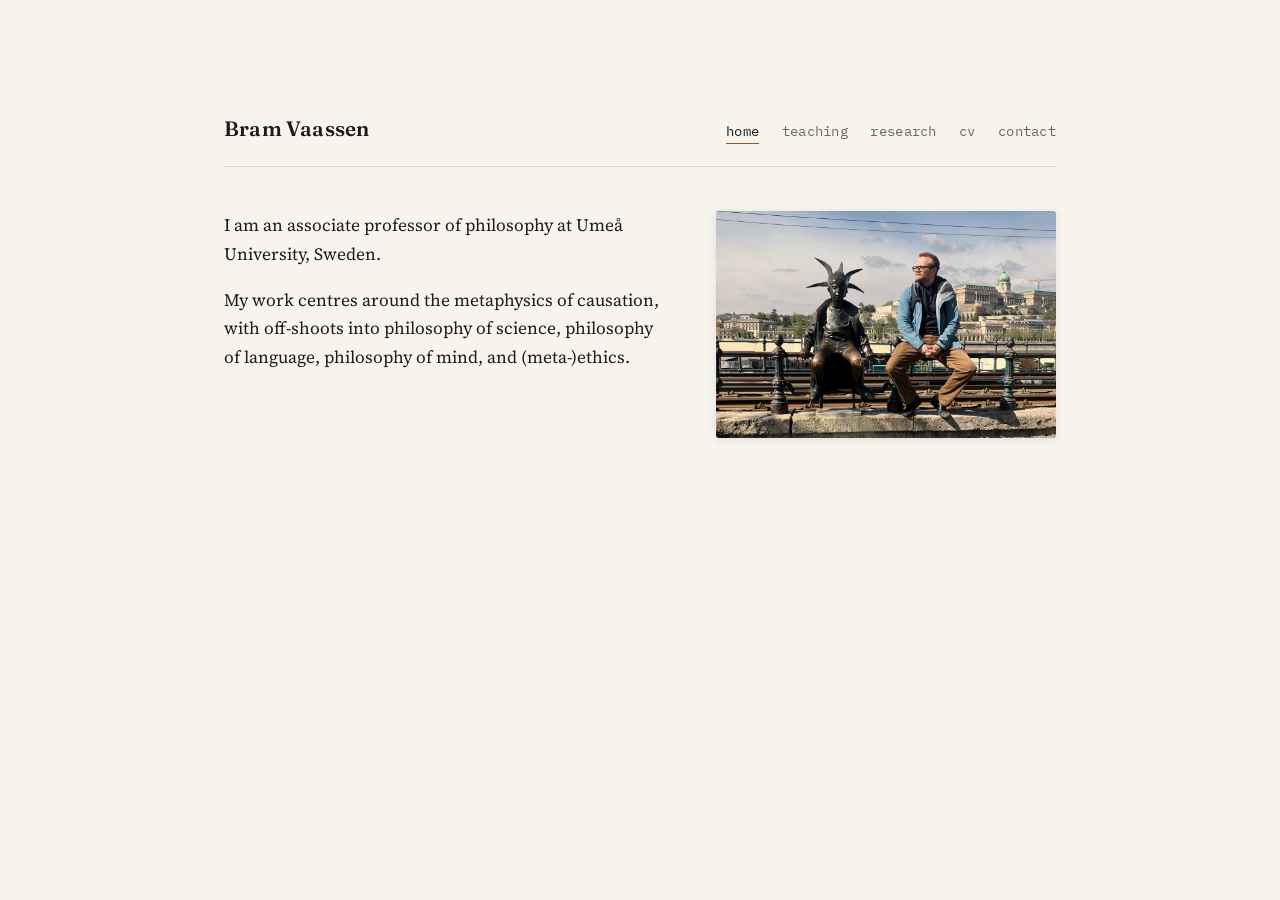
<file: index.html>
<!DOCTYPE html>
<html lang="en">
<head>
<meta charset="UTF-8">
<meta name="viewport" content="width=device-width, initial-scale=1">
<title>Bram Vaassen</title>
<meta name="description" content="Bram Vaassen, philosophy researcher at Umeå University, working on causation, explanation, and the philosophy of AI.">
<link rel="stylesheet" href="styles.css">
<link rel="icon" type="image/png" sizes="32x32" href="favicon-32.png">
<link rel="icon" type="image/svg+xml" href="favicon.svg">
<link rel="apple-touch-icon" href="favicon.png">
</head>
<body>
<div class="wrap">
  <header class="site">
    <div class="mark"><a href="index.html">Bram Vaassen</a></div>
    <nav class="site" aria-label="Primary">
      <a href="index.html" aria-current="page">Home</a>
      <a href="teaching.html">Teaching</a>
      <a href="research.html">Research</a>
      <a href="CV.pdf">CV</a>
      <a href="contact.html">Contact</a>
    </nav>
  </header>

  <main>

    <div class="intro">
      <div>
        <p>I am an associate professor of philosophy at Umeå University, Sweden.</p>

        <p>My work centres around the metaphysics of causation, with off-shoots into philosophy of science, philosophy of language, philosophy of mind, and (meta-)ethics.</p>

    
      </div>

      <img src="Tavelsjö.jpeg" alt="Portrait of Bram Vaassen">
    </div>



  </main>
</div>
</body>
</html>
</file>
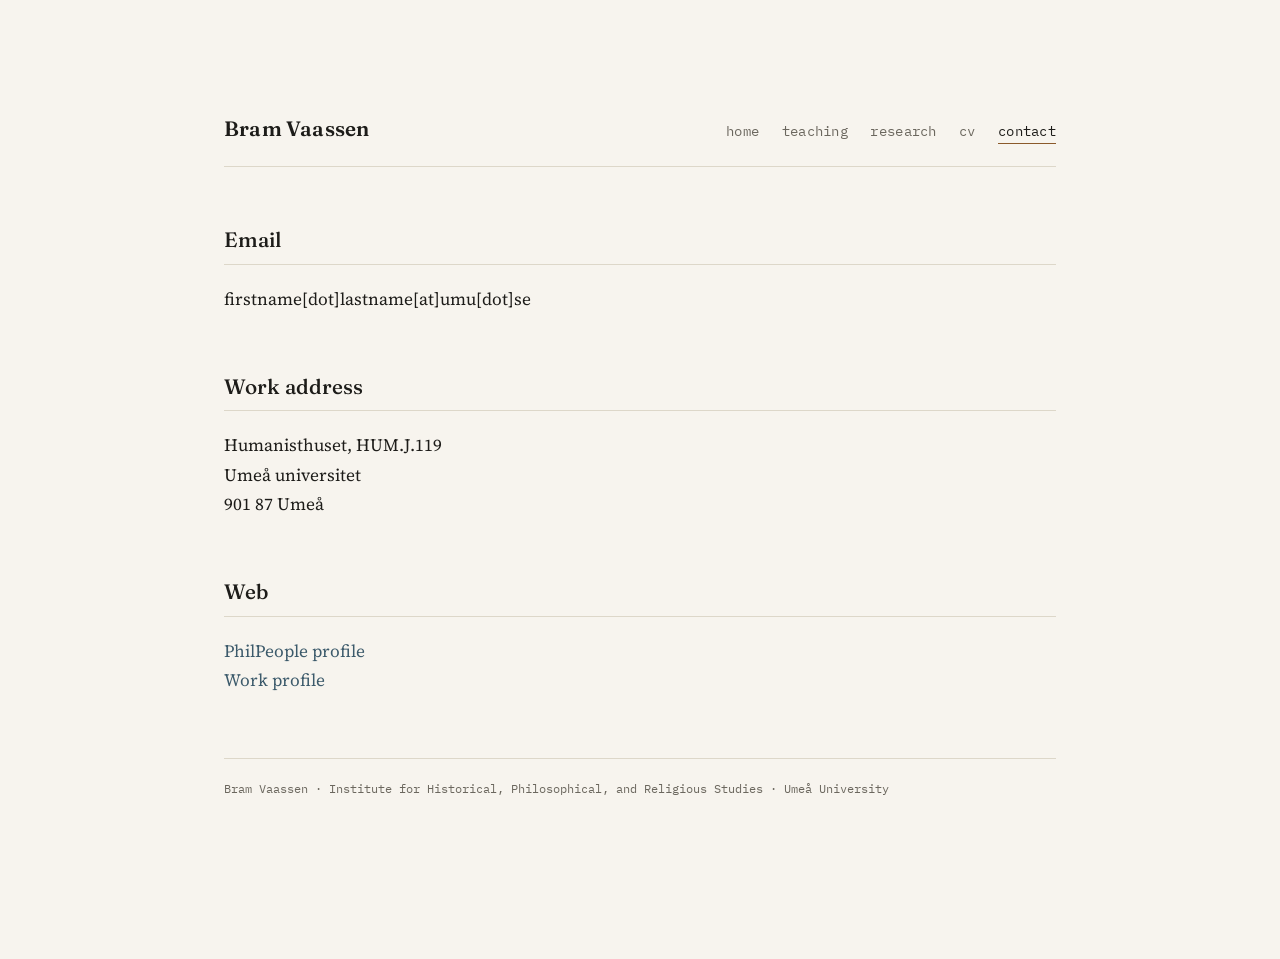
<file: contact.html>
<!DOCTYPE html>
<html lang="en">
<head>
<meta charset="UTF-8">
<meta name="viewport" content="width=device-width, initial-scale=1">
<title>Contact | Bram Vaassen</title>
<link rel="stylesheet" href="styles.css">
<link rel="icon" type="image/png" sizes="32x32" href="favicon-32.png">
<link rel="icon" type="image/svg+xml" href="favicon.svg">
<link rel="apple-touch-icon" href="favicon.png">
</head>
<body>
<div class="wrap">
  <header class="site">
    <div class="mark"><a href="index.html">Bram Vaassen</a></div>
    <nav class="site" aria-label="Primary">
      <a href="index.html">Home</a>
      <a href="teaching.html">Teaching</a>
      <a href="research.html">Research</a>
      <a href="CV.pdf">CV</a>
      <a href="contact.html" aria-current="page">Contact</a>
    </nav>
  </header>

  <main>

    <h2>Email</h2>
    <p>firstname[dot]lastname[at]umu[dot]se</p>

    <h2>Work address</h2>
    <address class="addr">
      Humanisthuset, HUM.J.119<br>
      Umeå universitet<br>
      901 87 Umeå
    </address>

    <h2>Web</h2>
    <p><a href="https://philpeople.org/profiles/bram-vaassen" target="_blank" rel="noopener noreferrer">PhilPeople profile</a><br>
    <a href="https://www.umu.se/en/staff/bram-vaassen/" target="_blank" rel="noopener noreferrer">Work profile</a></p>

  </main>



  <footer class="site">
    Bram Vaassen · Institute for Historical, Philosophical, and Religious Studies · Umeå University
  </footer>
</div>
</body>
</html>
</file>
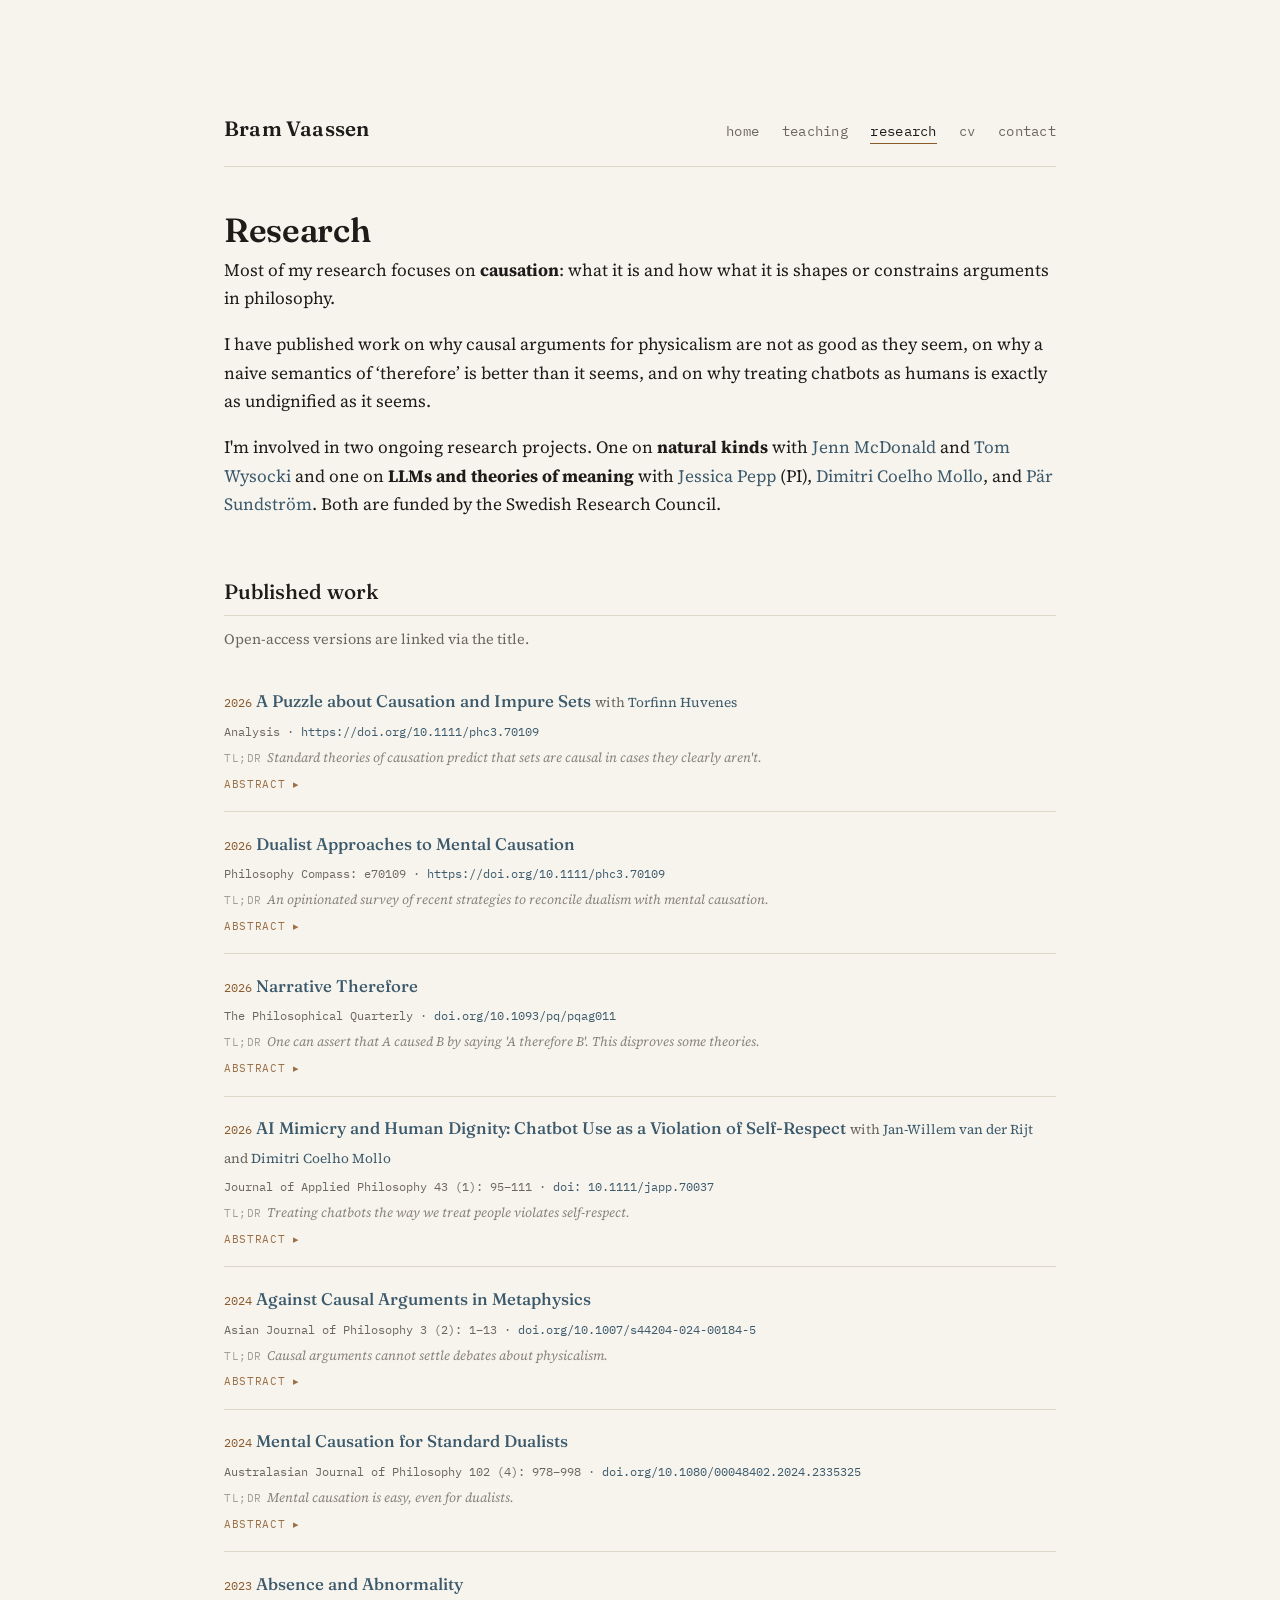
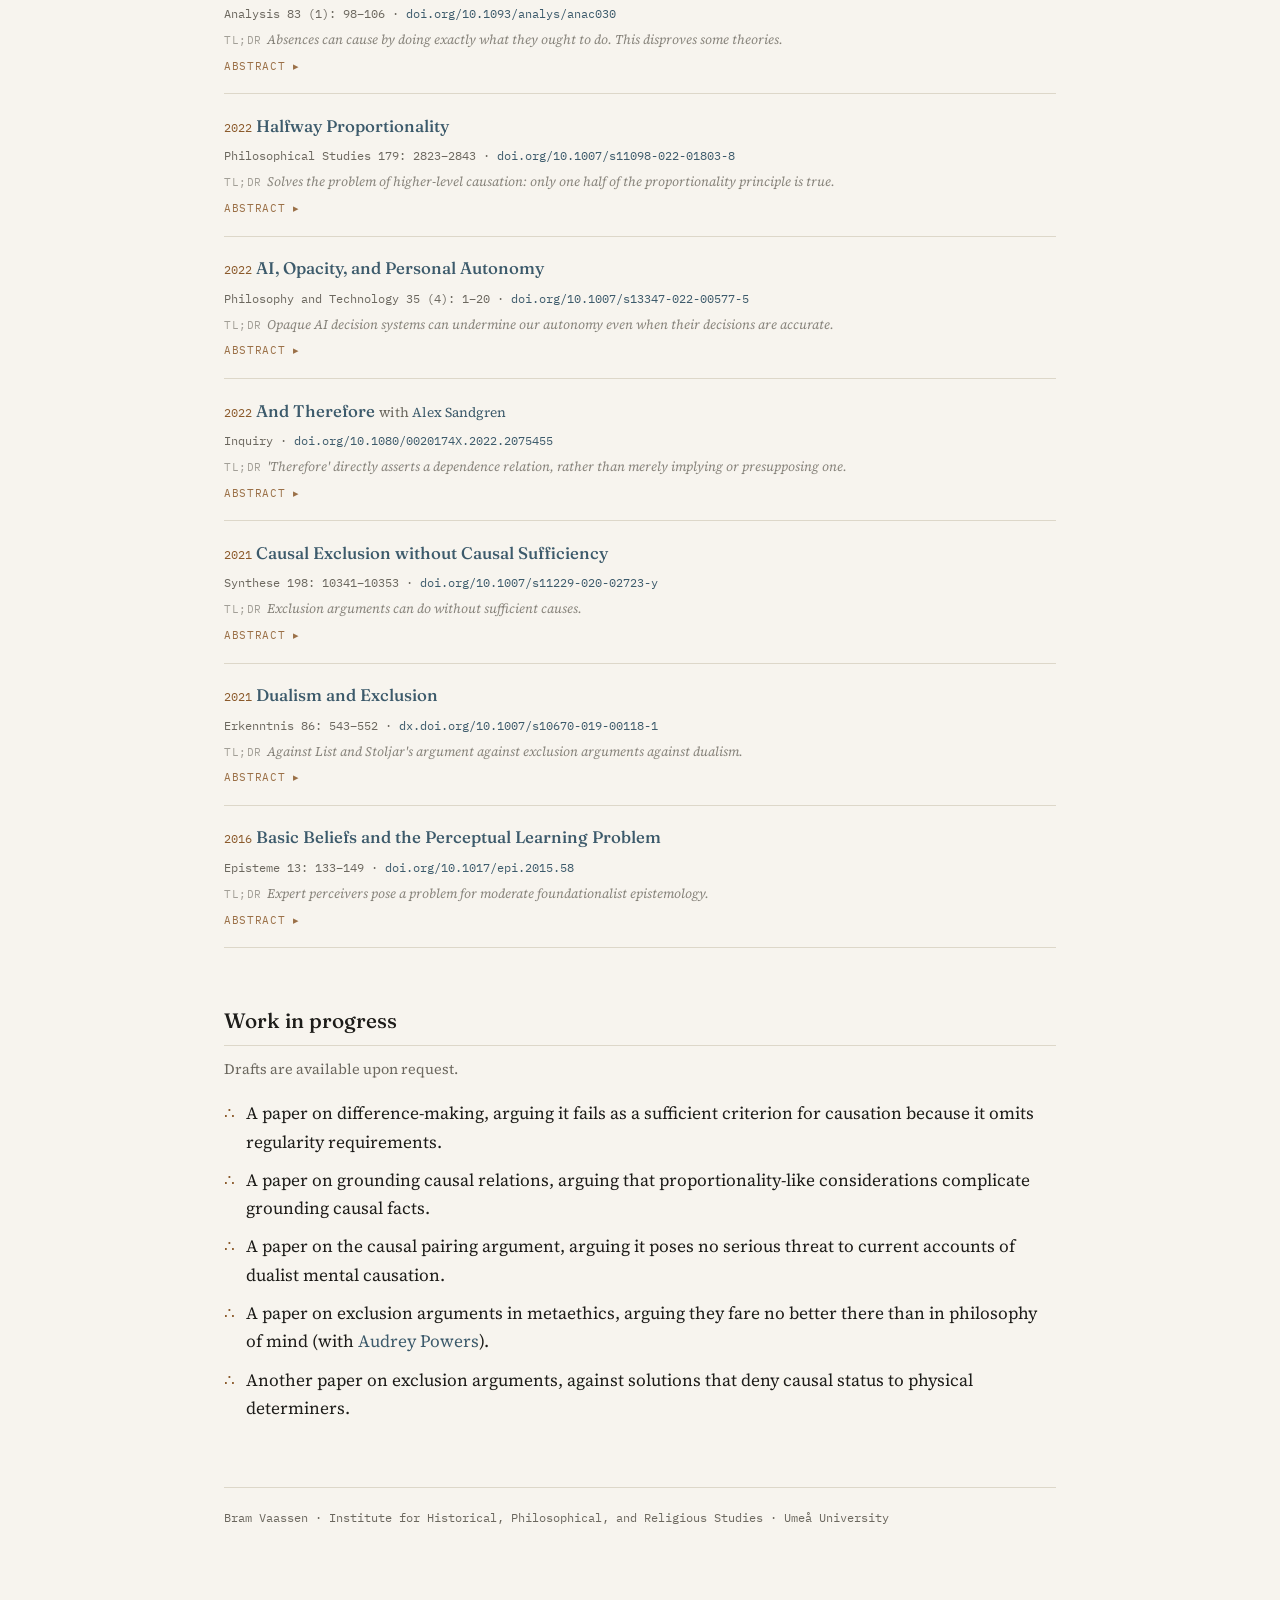
<file: research.html>
<!DOCTYPE html>
<html lang="en">
<head>
<meta charset="UTF-8">
<meta name="viewport" content="width=device-width, initial-scale=1">
<title>Research | Bram Vaassen</title>
<meta name="description" content="An overview of the research in philosophy by Bram Vaassen.">
<link rel="stylesheet" href="styles.css">
<link rel="icon" type="image/png" sizes="32x32" href="favicon-32.png">
<link rel="icon" type="image/svg+xml" href="favicon.svg">
<link rel="apple-touch-icon" href="favicon.png">
</head>
<body>
<div class="wrap">
  <header class="site">
    <div class="mark"><a href="index.html">Bram Vaassen</a></div>
    <nav class="site" aria-label="Primary">
      <a href="index.html">Home</a>
      <a href="teaching.html">Teaching</a>
      <a href="research.html" aria-current="page">Research</a>
      <a href="CV.pdf">CV</a>
      <a href="contact.html">Contact</a>
    </nav>
  </header>

  <main>
    <h1>Research</h1>

    <p> Most of my research focuses on <b>causation</b>: what it is and how what it is shapes or constrains arguments in philosophy. </p>
    
    <p>I have published work on why causal arguments for physicalism are not as good as they seem,
      on why a naive semantics of ‘therefore’ is better than it seems,
      and on why treating chatbots as humans is exactly as undignified as it seems. </p>

        <p>
          I'm involved in two ongoing research projects. One on <b> natural kinds </b> with <a href="https://philpeople.org/profiles/jennifer-mcdonald-1" target="_blank" rel="noopener noreferrer">Jenn McDonald</a> and <a href="https://philpeople.org/profiles/tom-wysocki" target="_blank" rel="noopener noreferrer">Tom Wysocki</a>
        and one on <b>LLMs and theories of meaning</b> with 
        <a href="https://philpeople.org/profiles/jessica-pepp" target="_blank" rel="noopener noreferrer">Jessica Pepp</a> (PI), <a href="https://philpeople.org/profiles/dimitri-coelho-mollo" target="_blank" rel="noopener noreferrer">Dimitri Coelho Mollo</a>, and <a href="https://philpeople.org/profiles/par-sundstrom" target="_blank" rel="noopener noreferrer">Pär Sundström</a>. Both are funded by the Swedish Research Council.
        </p>

    <h2>Published work</h2>
    <p style="font-size:0.9rem;color:var(--ink-muted);margin-top:-0.5rem;">Open-access versions are linked via the title.</p>

     <div class="entry">
           <span class="year">2026</span> <a href="https://academic.oup.com/analysis/advance-article/doi/10.1093/analys/anag080/8993764?searchresult=1" target="_blank" rel="noopener noreferrer"><h3 style="display:inline;">A Puzzle about Causation and Impure Sets</h3></a> <span style="font-size:0.85rem;color:var(--ink-muted);">with <a href="https://huvenes.net/" target="_blank" rel="noopener noreferrer">Torfinn Huvenes</a> </span>
      <div class="meta">Analysis · <a href="https://doi.org/10.1111/phc3.70109" target="_blank" rel="noopener noreferrer">https://doi.org/10.1111/phc3.70109</a></div>
      <p class="synopsis"><span class="tldr">TL;DR</span>Standard theories of causation predict that sets are causal in cases they clearly aren't.</p>
      <details class="abstract">
        <summary>Abstract</summary>
        <p>This paper presents a puzzle for theories of causation. On the one hand, it is plausible that events involving impure sets do not have the same causal profile as events involving their individual members. On the other hand, our best theories of causation predict that these events have the same causal profile. Our goal is to develop this dilemma in more detail and to discuss possible responses. In the end, we argue that there is no easy way out.</p>
      </details>
    </div>

   <div class="entry">
      <span class="year">2026</span> <a href="https://compass.onlinelibrary.wiley.com/doi/epdf/10.1111/phc3.70109" target="_blank" rel="noopener noreferrer"><h3 style="display:inline;">Dualist Approaches to Mental Causation</h3></a>
      <div class="meta">Philosophy Compass: e70109 · <a href="https://doi.org/10.1111/phc3.70109" target="_blank" rel="noopener noreferrer">https://doi.org/10.1111/phc3.70109</a></div>
      <p class="synopsis"><span class="tldr">TL;DR</span>An opinionated survey of recent strategies to reconcile dualism with mental causation.</p>
      <details class="abstract">
        <summary>Abstract</summary>
        <p>Dualists take the mind to be non-physical. Their position is widely taken to preclude causal interactions between the mind and the body. Not only do causal interactions across the physical and non-physical boundary appear mysterious, the physical realm also appears to be self-sufficient in a way that leaves no room for non-physical causes. I review recent work that pushes back against both appearances and aims to defend the possibility of dualist mental causation. I distinguish two families of approaches: those who deny the self-sufficiency of the physical and those who embrace it. I discuss the advantages and challenges of both strategies and suggest that embracing physical self-sufficiency is the more promising path for the dualist.</p>
      </details>
    </div>
    
    <div class="entry">
      <span class="year">2026</span> <a href="https://doi.org/10.1093/pq/pqag011" target="_blank" rel="noopener noreferrer"><h3 style="display:inline;">Narrative Therefore</h3></a>
      <div class="meta">The Philosophical Quarterly · <a href="https://doi.org/10.1093/pq/pqag011" target="_blank" rel="noopener noreferrer">doi.org/10.1093/pq/pqag011</a></div>
      <p class="synopsis"><span class="tldr">TL;DR</span>One can assert that A caused B by saying 'A therefore B'. This disproves some theories.</p>
      <details class="abstract">
        <summary>Abstract</summary>
        <p>‘Therefore’ can be used narratively to explain how events came about, as in ‘John pushed Max. Therefore, Max fell’. I argue that such narrative uses undermine a popular view on the semantic contribution of ‘therefore’ that dates back to Grice’s infamous ‘He is an Englishman; he is, therefore, brave’ passage. I consider two ways of resuscitating the Gricean view and find them wanting. I conclude with a more promising account of narrative ‘therefore’. Along the way, I argue that ‘therefore’ is polysemous.</p>
      </details>
    </div>

    <div class="entry">
      <span class="year">2026</span> <a href="https://onlinelibrary.wiley.com/doi/10.1111/japp.70037" target="_blank" rel="noopener noreferrer"><h3 style="display:inline;">AI Mimicry and Human Dignity: Chatbot Use as a Violation of Self-Respect</h3></a> <span style="font-size:0.85rem;color:var(--ink-muted);">with <a href="http://www.vanderrijt.org/" target="_blank" rel="noopener noreferrer">Jan-Willem van der Rijt</a> and <a href="https://philpeople.org/profiles/dimitri-coelho-mollo" target="_blank" rel="noopener noreferrer">Dimitri Coelho Mollo</a></span>
      <div class="meta">Journal of Applied Philosophy 43 (1): 95–111 · <a href="https://onlinelibrary.wiley.com/doi/10.1111/japp.70037" target="_blank" rel="noopener noreferrer">doi: 10.1111/japp.70037</a></div>
      <p class="synopsis"><span class="tldr">TL;DR</span>Treating chatbots the way we treat people violates self-respect.</p>
      <details class="abstract">
        <summary>Abstract</summary>
        <p>This article investigates how human interactions with AI‐powered chatbots may offend human dignity. Current chatbots, driven by large language models, mimic human linguistic behaviour but lack the moral and rational capacities essential for genuine interpersonal respect. Human beings are prone to anthropomorphize chatbots – indeed, chatbots appear to be deliberately designed to elicit that response. As a result, human beings' behaviour towards chatbots often resembles behaviours typical of interaction between moral agents. Drawing on a second‐personal, relational account of dignity, we argue that interacting with chatbots in this way is incompatible with the dignity of users. We show that, since second‐personal respect is premised on reciprocal recognition of second‐personal moral authority, behaving towards chatbots in ways that convey second‐personal respect is bound to misfire in morally problematic ways, given the lack of reciprocity. Consequently, such chatbot interactions amount to subtle but significant violations of self‐respect – the respect we are duty‐bound to show for our own dignity. We illustrate this by discussing four actual chatbot use cases (information retrieval, customer service, advising, and companionship), and propound that the increasing societal pressure to engage in such interactions with chatbots poses a hitherto underappreciated threat to human dignity.</p>
      </details>
    </div>

    <div class="entry">
      <span class="year">2024</span> <a href="https://philpapers.org/rec/VAAACA" target="_blank" rel="noopener noreferrer"><h3 style="display:inline;">Against Causal Arguments in Metaphysics</h3></a>
      <div class="meta">Asian Journal of Philosophy 3 (2): 1–13 · <a href="https://doi.org/10.1007/s44204-024-00184-5" target="_blank" rel="noopener noreferrer">doi.org/10.1007/s44204-024-00184-5</a></div>
      <p class="synopsis"><span class="tldr">TL;DR</span>Causal arguments cannot settle debates about physicalism.</p>
      <details class="abstract">
        <summary>Abstract</summary>
        <p>Traditionally, causal arguments for physicalism have been taken to favour a ‘reductive’ brand of physicalism, according to which all the mental stuff is identical to some of the physical stuff. Many flaws have been found with these traditional causal arguments. Zhong (Asian Journal of Philosophy, 2(2), 1–9, 2023) develops a new causal argument that avoids these flaws and favours a milder, non-reductive brand of physicalism instead. The conclusion is that all mental stuff is metaphysically necessitated by some of the physical stuff. I argue that neither the traditional nor the new causal argument holds much sway over non-physicalism. The problem is that causation just does not run that deep. It is a fairly superficial relationship and a poor guide to the metaphysically weighty facts of our world, such as what is identical to what, and what metaphysically necessitates what.</p>
      </details>
    </div>

    <div class="entry">
      <span class="year">2024</span> <a href="https://philpapers.org/rec/VAAMCF" target="_blank" rel="noopener noreferrer"><h3 style="display:inline;">Mental Causation for Standard Dualists</h3></a>
      <div class="meta">Australasian Journal of Philosophy 102 (4): 978–998 · <a href="https://doi.org/10.1080/00048402.2024.2335325" target="_blank" rel="noopener noreferrer">doi.org/10.1080/00048402.2024.2335325</a></div>
      <p class="synopsis"><span class="tldr">TL;DR</span>Mental causation is easy, even for dualists.</p>
      <details class="abstract">
        <summary>Abstract</summary>
        <p>The standard objection to dualist theories of mind is that they seemingly cannot account for the obvious fact that mental phenomena cause our behaviour. On the plausible assumption that all our behaviour is physically necessitated by entirely physical phenomena, there appears to be no room for dualist mental causation. Some argue that dualists can address this problem by making minimal adjustments in their ontology. I argue that no such adjustments are required. Given recent developments in philosophy of causation, it is plausible that mental phenomena cause behaviour in standard dualist ontologies.</p>
      </details>
    </div>

    <div class="entry">
      <span class="year">2023</span> <a href="https://doi.org/10.1093/analys/anac030" target="_blank" rel="noopener noreferrer"><h3 style="display:inline;">Absence and Abnormality</h3></a>
      <div class="meta">Analysis 83 (1): 98–106 · <a href="https://doi.org/10.1093/analys/anac030" target="_blank" rel="noopener noreferrer">doi.org/10.1093/analys/anac030</a></div>
      <p class="synopsis"><span class="tldr">TL;DR</span>Absences can cause by doing exactly what they ought to do. This disproves some theories.</p>
      <details class="abstract">
        <summary>Abstract</summary>
        <p>Absences pose a dilemma for theories of causation. Allowing them to be causes seems to make theories too permissive (Lewis, 2000). Banning them from being causes seems to make theories too restrictive (Schaffer, 2000, 2004). An increasingly popular approach to this dilemma is to acknowledge that norms can affect which absences count as causes (e.g., Thomson, 2003; McGrath, 2005; Henne et al., 2017; Willemsen, 2018). In this article, I distinguish between two influential implementations of such ‘abnormality’ approaches and argue that so-called ‘double-prevention mechanisms’ provide counterexamples against both.</p>
      </details>
    </div>
   
    <div class="entry">
      <span class="year">2022</span> <a href="https://philarchive.org/rec/VAAHP" target="_blank" rel="noopener noreferrer"><h3 style="display:inline;">Halfway Proportionality</h3></a>
      <div class="meta">Philosophical Studies 179: 2823–2843 · <a href="https://doi.org/10.1007/s11098-022-01803-8" target="_blank" rel="noopener noreferrer">doi.org/10.1007/s11098-022-01803-8</a></div>
      <p class="synopsis"><span class="tldr">TL;DR</span>Solves the problem of higher-level causation: only one half of the proportionality principle is true.</p>
      <details class="abstract">
        <summary>Abstract</summary>
        <p>According to the so-called 'proportionality principle', causes should be proportional to their effects: they should be both enough and not too much for the occurrence of their effects. This principle is the subject of an ongoing debate. On the one hand, many maintain that it is required to address the problem of causal exclusion and take it to capture a crucial aspect of causation. On the other hand, many object that it renders accounts of causation implausibly restrictive and often reject the principle wholesale. I argue that there is exaggeration on both sides. While one half of the principle is overly demanding, the other half is unobjectionable. And while the unobjectionable half does not block exclusion arguments on its own, it provides a nuanced picture of higher-level causation, fits with recent developments in philosophy of causation, and motivates adjustments to standard difference-making accounts of causation. I conclude that at least half of the proportionality principle is worth taking seriously.</p>
      </details>
    </div>

     <div class="entry">
      <span class="year">2022</span> <a href="https://philarchive.org/rec/BRAAOA-6" target="_blank" rel="noopener noreferrer"><h3 style="display:inline;">AI, Opacity, and Personal Autonomy</h3></a>
      <div class="meta">Philosophy and Technology 35 (4): 1–20 · <a href="https://link.springer.com/article/10.1007/s13347-022-00577-5" target="_blank" rel="noopener noreferrer">doi.org/10.1007/s13347-022-00577-5</a></div>
      <p class="synopsis"><span class="tldr">TL;DR</span>Opaque AI decision systems can undermine our autonomy even when their decisions are accurate.</p>
      <details class="abstract">
        <summary>Abstract</summary>
        <p>Advancements in machine learning have fuelled the popularity of using AI decision algorithms in procedures such as bail hearings, medical diagnoses and recruitment. Academic articles, policy texts, and popularizing books alike warn that such algorithms tend to be opaque: they do not provide explanations for their outcomes. Building on a causal account of transparency and opacity as well as recent work on the value of causal explanation, I formulate a moral concern for opaque algorithms that is yet to receive a systematic treatment in the literature: when such algorithms are used in life-changing decisions, they can obstruct us from effectively shaping our lives according to our goals and preferences, thus undermining our autonomy. I argue that this concern deserves closer attention as it furnishes the call for transparency in algorithmic decision-making with both new tools and new challenges.</p>
      </details>
    </div>


    <div class="entry">
      <span class="year">2022</span> <a href="https://philpapers.org/archive/VAAAT.pdf" target="_blank" rel="noopener noreferrer"><h3 style="display:inline;">And Therefore</h3></a> <span style="font-size:0.85rem;color:var(--ink-muted);">with <a href="https://philpeople.org/profiles/alexander-sandgren" target="_blank" rel="noopener noreferrer">Alex Sandgren</a></span>
      <div class="meta">Inquiry · <a href="https://doi.org/10.1080/0020174X.2022.2075455" target="_blank" rel="noopener noreferrer">doi.org/10.1080/0020174X.2022.2075455</a></div>
      <p class="synopsis"><span class="tldr">TL;DR</span>'Therefore' directly asserts a dependence relation, rather than merely implying or presupposing one.</p>
      <details class="abstract">
        <summary>Abstract</summary>
        <p>This article focuses on 'therefore' constructions such as ‘The switch is on, and therefore the lights are on’. We submit that the contribution of 'therefore’ is to express a dependence as part of the core content of these constructions, rather than being conveyed by conventional implicature (Grice 1975, Potts 2005, Neta 2013) or a triggered presupposition (Pavese 2017, forthcoming, Stokke 2017). We argue that the standard objections to this view can be answered by relying on the general projection hypothesis defended by Roberts et al. (2009) and Simons et al. (2010), leaving our view on solid ground.</p>
      </details>
    </div>

    <div class="entry">
      <span class="year">2021</span> <a href="https://philpapers.org/archive/VAACEW.pdf" target="_blank" rel="noopener noreferrer"><h3 style="display:inline;">Causal Exclusion without Causal Sufficiency</h3></a>
      <div class="meta">Synthese 198: 10341–10353 · <a href="https://link.springer.com/article/10.1007/s11229-020-02723-y" target="_blank" rel="noopener noreferrer">doi.org/10.1007/s11229-020-02723-y</a></div>
      <p class="synopsis"><span class="tldr">TL;DR</span>Exclusion arguments can do without sufficient causes.</p>
      <details class="abstract">
        <summary>Abstract</summary>
        <p>Some non-reductionists claim that so-called ‘exclusion arguments’ against their position rely on a notion of causal sufficiency that is particularly problematic. I argue that such concerns about the role of causal sufficiency in exclusion arguments are relatively superficial since exclusionists can address them by reformulating exclusion arguments in terms of physical sufficiency. The resulting exclusion arguments still face familiar problems, but these are not related to the choice between causal sufficiency and physical sufficiency. The upshot is that objections to the notion of causal sufficiency can be answered in a straightforward fashion and that such objections therefore do not pose a serious threat to exclusion arguments.</p>
      </details>
    </div>

    <div class="entry">
      <span class="year">2021</span> <a href="https://philpapers.org/archive/VAADAE-2.pdf" target="_blank" rel="noopener noreferrer"><h3 style="display:inline;">Dualism and Exclusion</h3></a>
      <div class="meta">Erkenntnis 86: 543–552 · <a href="http://dx.doi.org/10.1007/s10670-019-00118-1" target="_blank" rel="noopener noreferrer">dx.doi.org/10.1007/s10670-019-00118-1</a></div>
      <p class="synopsis"><span class="tldr">TL;DR</span>Against List and Stoljar's argument against exclusion arguments against dualism.</p>
      <details class="abstract">
        <summary>Abstract</summary>
        <p>Many philosophers argue that exclusion arguments cannot exclude non-reductionist physicalist mental properties from being causes without excluding properties that are patently causal as well. List and Stoljar (2017) recently argued that a similar response to exclusion arguments is also available to dualists, thereby challenging the predominant view that exclusion arguments undermine dualist theories of mind. In particular, List and Stoljar maintain that exclusion arguments against dualism require a premise that states that, if a property is metaphysically distinct from the sufficient cause of an effect, this property cannot be a cause of that effect. I argue that this premise is indeed likely to exclude patently causal properties, but that exclusion arguments against dualism do not require this premise. The relation that enables metaphysically distinct properties to cause the same effect in the relevant way turns out to be tighter than the relation typically posited between dualist conscious properties and their underlying physical properties. It is therefore still plausible that the latter causally exclude the former and that compelling exclusion arguments against dualism can be formulated by using a weaker exclusion premise. I conclude by proposing such a formulation.</p>
      </details>
    </div>

    <div class="entry">
      <span class="year">2016</span> <a href="https://philpapers.org/go.pl?id=VAABBA&aid=VAABBAv1" target="_blank" rel="noopener noreferrer"><h3 style="display:inline;">Basic Beliefs and the Perceptual Learning Problem</h3></a>
      <div class="meta">Episteme 13: 133–149 · <a href="https://doi.org/10.1017/epi.2015.58" target="_blank" rel="noopener noreferrer">doi.org/10.1017/epi.2015.58</a></div>
      <p class="synopsis"><span class="tldr">TL;DR</span>Expert perceivers pose a problem for moderate foundationalist epistemology.</p>
      <details class="abstract">
        <summary>Abstract</summary>
        <p>In recent epistemology many philosophers have adhered to a moderate foundationalism according to which some beliefs do not depend on other beliefs for their justification. Reliance on such ‘basic beliefs’ pervades both internalist and externalist theories of justification. In this article I argue that the phenomenon of perceptual learning – the fact that certain ‘expert’ observers are able to form more justified basic beliefs than novice observers – constitutes a challenge for moderate foundationalists. In order to accommodate perceptual learning cases, the moderate foundationalist will have to characterize the ‘expertise’ of the expert observer in such a way that it cannot be had by novice observers and that it bestows justification on expert basic beliefs independently of any other justification had by the expert. I will argue that the accounts of expert basic beliefs currently present in the literature fail to meet this challenge, as they either result in a too liberal ascription of justification or fail to draw a clear distinction between expert basic beliefs and other spontaneously formed beliefs. Nevertheless, some guidelines for a future solution will be provided.</p>
      </details>
    </div>

    <h2>Work in progress</h2>
        <p style="font-size:0.9rem;color:var(--ink-muted);margin-top:-0.5rem;">Drafts are available upon request.</p>
    <ul class="sym-list">
      <li>A paper on difference-making, arguing it fails as a sufficient criterion for causation because it omits regularity requirements.</li>
      <li>A paper on grounding causal relations, arguing that proportionality-like considerations complicate grounding causal facts.</li>
      <li>A paper on the causal pairing argument, arguing it poses no serious threat to current accounts of dualist mental causation.</li>
      <li>A paper on exclusion arguments in metaethics, arguing they fare no better there than in philosophy of mind (with <a href="https://www.amppowers.com/home/research" target="_blank" rel="noopener noreferrer">Audrey Powers</a>).</li>
      <li>Another paper on exclusion arguments, against solutions that deny causal status to physical determiners.</li>
    </ul>

    



    
  </main>

  

  <footer class="site">
    Bram Vaassen · Institute for Historical, Philosophical, and Religious Studies · Umeå University
  </footer>
</div>
</body>
</html>
</file>
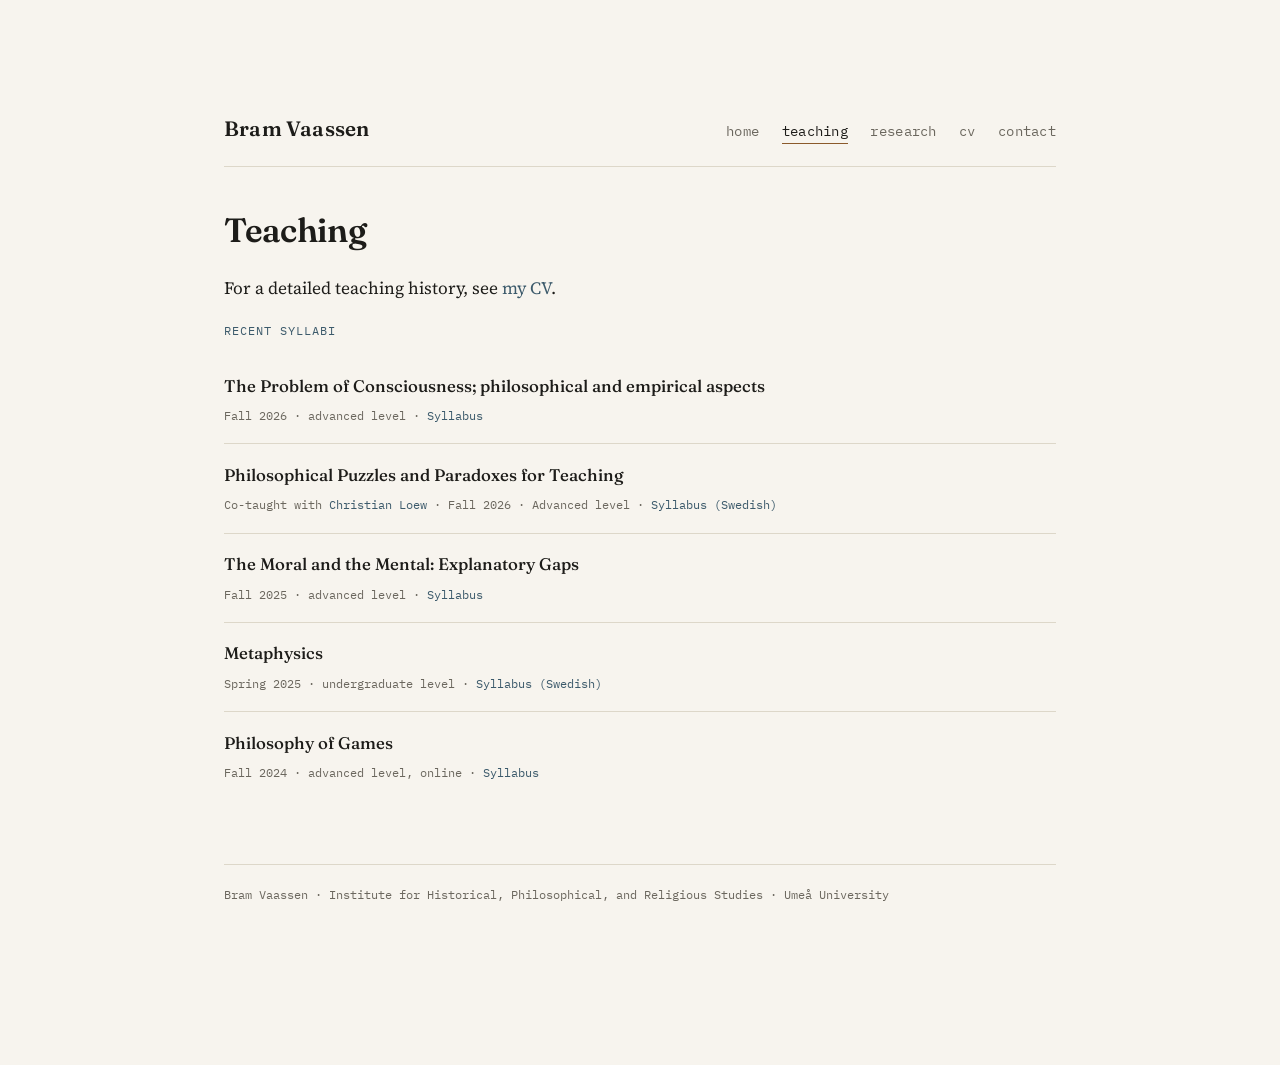
<file: teaching.html>
<!DOCTYPE html>
<html lang="en">
<head>
<meta charset="UTF-8">
<meta name="viewport" content="width=device-width, initial-scale=1">
<title>Teaching | Bram Vaassen</title>
<link rel="stylesheet" href="styles.css">
<link rel="icon" type="image/png" sizes="32x32" href="favicon-32.png">
<link rel="icon" type="image/svg+xml" href="favicon.svg">
<link rel="apple-touch-icon" href="favicon.png">
</head>
<body>
<div class="wrap">
  <header class="site">
    <div class="mark"><a href="index.html">Bram Vaassen</a></div>
    <nav class="site" aria-label="Primary">
      <a href="index.html">Home</a>
      <a href="teaching.html" aria-current="page">Teaching</a>
      <a href="research.html">Research</a>
      <a href="CV.pdf">CV</a>
      <a href="contact.html">Contact</a>
    </nav>
  </header>

  <main>

 <h1>Teaching</h1>
    
    <p style="margin-top:1.5rem;">For a detailed teaching history, see <a href="CV.pdf">my CV</a>.</p>
    
 <div class="eyebrow">Recent syllabi</div>

     <div class="entry">
      <h3>The Problem of Consciousness; philosophical and empirical aspects </h3>
      <div class="meta">Fall 2026 · advanced level · <a href="The%20problem%20of%20consciousness_2026.pdf" target="_blank" rel="noopener noreferrer">Syllabus</a></div>
    </div>

     <div class="entry">
      <h3>Philosophical Puzzles and Paradoxes for Teaching </h3>
      <div class="meta">Co-taught with <a href="https://www.umu.se/en/staff/christian-loew/" target="_blank" rel="noopener noreferrer">Christian Loew</a> · Fall 2026 · Advanced level · <a href="REVIDERAD%20Kursguide%20Filosofiska%20G%C3%A5tor%20och%20Paradoxer.pdf" target="_blank" rel="noopener noreferrer">Syllabus (Swedish)</a></div>
    </div>
    
    <div class="entry">
      <h3>The Moral and the Mental: Explanatory Gaps</h3>
      <div class="meta">Fall 2025 · advanced level · <a href="Syllabus%20HT%202025%20Moral%20and%20Mental%20Properties%20%28campus%29.pdf" target="_blank" rel="noopener noreferrer">Syllabus</a></div>
    </div>

    <div class="entry">
      <h3>Metaphysics</h3>
      <div class="meta">Spring 2025 · undergraduate level · <a href="Syllabus%20VT%202024%20Metafysik%20Campus_Reviderad20240424.pdf" target="_blank" rel="noopener noreferrer">Syllabus (Swedish)</a></div>
    </div>

    <div class="entry">
      <h3>Philosophy of Games</h3>
      <div class="meta">Fall 2024 · advanced level, online · <a href="Syllabus%20HT%202024%20Games.pdf" target="_blank" rel="noopener noreferrer">Syllabus</a></div>
    </div>

  </main>

  <footer class="site">
    Bram Vaassen · Institute for Historical, Philosophical, and Religious Studies · Umeå University
  </footer>
</div>
</body>
</html>
</file>
<file: styles.css>
@import url('https://fonts.googleapis.com/css2?family=Fraunces:opsz,wght@9..144,400;9..144,500;9..144,600&family=Source+Serif+4:ital,wght@0,400;0,600;1,400&family=IBM+Plex+Mono:wght@400;500&display=swap');

:root {
  --paper: #f7f4ee;
  --ink: #1d1c19;
  --ink-muted: #6b675e;
  --rule: #ddd7c9;
  --accent: #3c5a6b;
  --accent-warm: #8b5a2b;
  --measure: 40rem;
}

* { box-sizing: border-box; }

html { scroll-behavior: smooth; }

body {
  margin: 0;
  background: var(--paper);
  color: var(--ink);
  font-family: 'Source Serif 4', Georgia, serif;
  font-size: 1.05rem;
  line-height: 1.65;
  -webkit-font-smoothing: antialiased;
}

a {
  color: var(--accent);
  text-decoration: none;
  border-bottom: 1px solid transparent;
  transition: border-color 0.15s ease;
}
a:hover, a:focus-visible { border-bottom-color: var(--accent); }
a:focus-visible { outline: 2px solid var(--accent); outline-offset: 2px; }

.wrap {
  max-width: var(--measure);
  margin: 0 auto;
  padding: 3.5rem 1.5rem 6rem;
  transition: max-width 0.15s ease;
}

header.site {
  display: flex;
  justify-content: space-between;
  align-items: baseline;
  flex-wrap: wrap;
  gap: 0.5rem 1.5rem;
  padding-bottom: 1.25rem;
  margin-bottom: 2.75rem;
  border-bottom: 1px solid var(--rule);
}

header.site .mark {
  font-family: 'Fraunces', serif;
  font-weight: 600;
  font-size: 1.15rem;
  letter-spacing: 0.01em;
}
header.site .mark a { color: var(--ink); border-bottom: none; }
header.site .mark .sym { color: var(--accent-warm); }

nav.site {
  display: flex;
  gap: 1.1rem;
  font-family: 'IBM Plex Mono', monospace;
  font-size: 0.82rem;
  text-transform: lowercase;
  letter-spacing: 0.02em;
}
nav.site a { color: var(--ink-muted); }
nav.site a[aria-current="page"] { color: var(--ink); border-bottom-color: var(--accent-warm); }

h1 {
  font-family: 'Fraunces', serif;
  font-weight: 600;
  font-size: 2.1rem;
  line-height: 1.15;
  margin: 0 0 0.35rem;
  letter-spacing: -0.01em;
}

h2 {
  font-family: 'Fraunces', serif;
  font-weight: 500;
  font-size: 1.3rem;
  margin: 2.75rem 0 1rem;
  padding-bottom: 0.4rem;
  border-bottom: 1px solid var(--rule);
}

h3 {
  font-family: 'Fraunces', serif;
  font-weight: 500;
  font-size: 1.05rem;
  margin: 0 0 0.15rem;
}

p { margin: 0 0 1.1rem; }

.eyebrow {
  font-family: 'IBM Plex Mono', monospace;
  font-size: 0.78rem;
  color: var(--accent);
  text-transform: uppercase;
  letter-spacing: 0.08em;
  margin-bottom: 0.9rem;
}

.lede {
  font-size: 1.12rem;
  color: var(--ink);
}

.intro {
  display: grid;
  grid-template-columns: 1fr auto;
  gap: 2.5rem;
  align-items: start;
  margin-bottom: 0.5rem;
}
.intro img {
  width: 220px;
  height: 147px;
  object-fit: cover;
  border-radius: 3px;
  filter: grayscale(15%);
  box-shadow: 0 2px 8px rgba(29, 28, 25, 0.1);
}
@media (max-width: 560px) {
  .intro { grid-template-columns: 1fr; gap: 1.75rem; }
  .intro img { width: 100%; max-width: 320px; height: auto; aspect-ratio: 3 / 2; order: -1; }
}

/* Let the layout breathe on larger screens instead of staying phone-narrow */
@media (min-width: 640px) {
  .wrap { padding: 4.5rem 2.5rem 7rem; }
}
@media (min-width: 900px) {
  :root { --measure: 52rem; }
  body { font-size: 1.08rem; }
  .wrap { padding: 5.5rem 3rem 8rem; }
  .intro { gap: 3.5rem; }
  .intro img { width: 300px; height: 200px; }
  header.site .mark { font-size: 1.3rem; }
  nav.site { font-size: 0.88rem; gap: 1.4rem; }
  h2 { margin: 3.5rem 0 1.25rem; }
}
@media (min-width: 1280px) {
  :root { --measure: 58rem; }
  .wrap { padding: 7rem 3rem 10rem; }
  .intro img { width: 340px; height: 227px; }
}

.entry {
  padding: 1.1rem 0;
  border-bottom: 1px solid var(--rule);
}
.entry:last-child { border-bottom: none; }
.entry .meta {
  font-family: 'IBM Plex Mono', monospace;
  font-size: 0.78rem;
  color: var(--ink-muted);
  margin-top: 0.3rem;
}
.entry .year {
  font-family: 'IBM Plex Mono', monospace;
  font-size: 0.78rem;
  color: var(--accent-warm);
  display: inline-block;
  min-width: 3ch;
}
.entry .synopsis {
  font-size: 0.82rem;
  font-style: italic;
  color: var(--ink-muted);
  opacity: 0.8;
  margin: 0.4rem 0 0;
  line-height: 1.5;
}
.entry .synopsis .tldr {
  font-family: 'IBM Plex Mono', monospace;
  font-style: normal;
  font-size: 0.66rem;
  letter-spacing: 0.05em;
  color: var(--ink-muted);
  opacity: 0.75;
  margin-right: 0.5em;
}

.abstract {
  margin-top: 0.5rem;
}
.abstract summary {
  cursor: pointer;
  font-family: 'IBM Plex Mono', monospace;
  font-size: 0.68rem;
  color: var(--accent-warm);
  text-transform: uppercase;
  letter-spacing: 0.06em;
  list-style: none;
  opacity: 0.85;
  transition: opacity 0.15s ease, color 0.15s ease;
}
.abstract summary::-webkit-details-marker { display: none; }
.abstract summary::after { content: " ▸"; }
.abstract[open] summary::after { content: " ▾"; }
.abstract summary:hover { opacity: 1; color: var(--accent); }
.abstract p {
  margin: 0.6rem 0 0;
  padding-left: 0.9rem;
  border-left: 2px solid var(--rule);
  font-size: 0.85rem;
  line-height: 1.65;
  color: var(--ink-muted);
}

.sym-list { list-style: none; margin: 0; padding: 0; }
.sym-list li {
  position: relative;
  padding-left: 1.4rem;
  margin-bottom: 0.6rem;
}
.sym-list li::before {
  content: "∴";
  position: absolute;
  left: 0;
  color: var(--accent-warm);
}

.project {
  margin-bottom: 2rem;
}
.project .collab {
  font-family: 'IBM Plex Mono', monospace;
  font-size: 0.8rem;
  color: var(--ink-muted);
  margin: -0.2rem 0 0.6rem;
}

footer.site {
  margin-top: 4rem;
  padding-top: 1.25rem;
  border-top: 1px solid var(--rule);
  font-family: 'IBM Plex Mono', monospace;
  font-size: 0.76rem;
  color: var(--ink-muted);
}

.addr {
  font-style: normal;
  line-height: 1.7;
}

.divider {
  text-align: center;
  color: var(--accent-warm);
  margin: 2.5rem 0;
  font-size: 0.9rem;
  letter-spacing: 0.4em;
}
</file>
